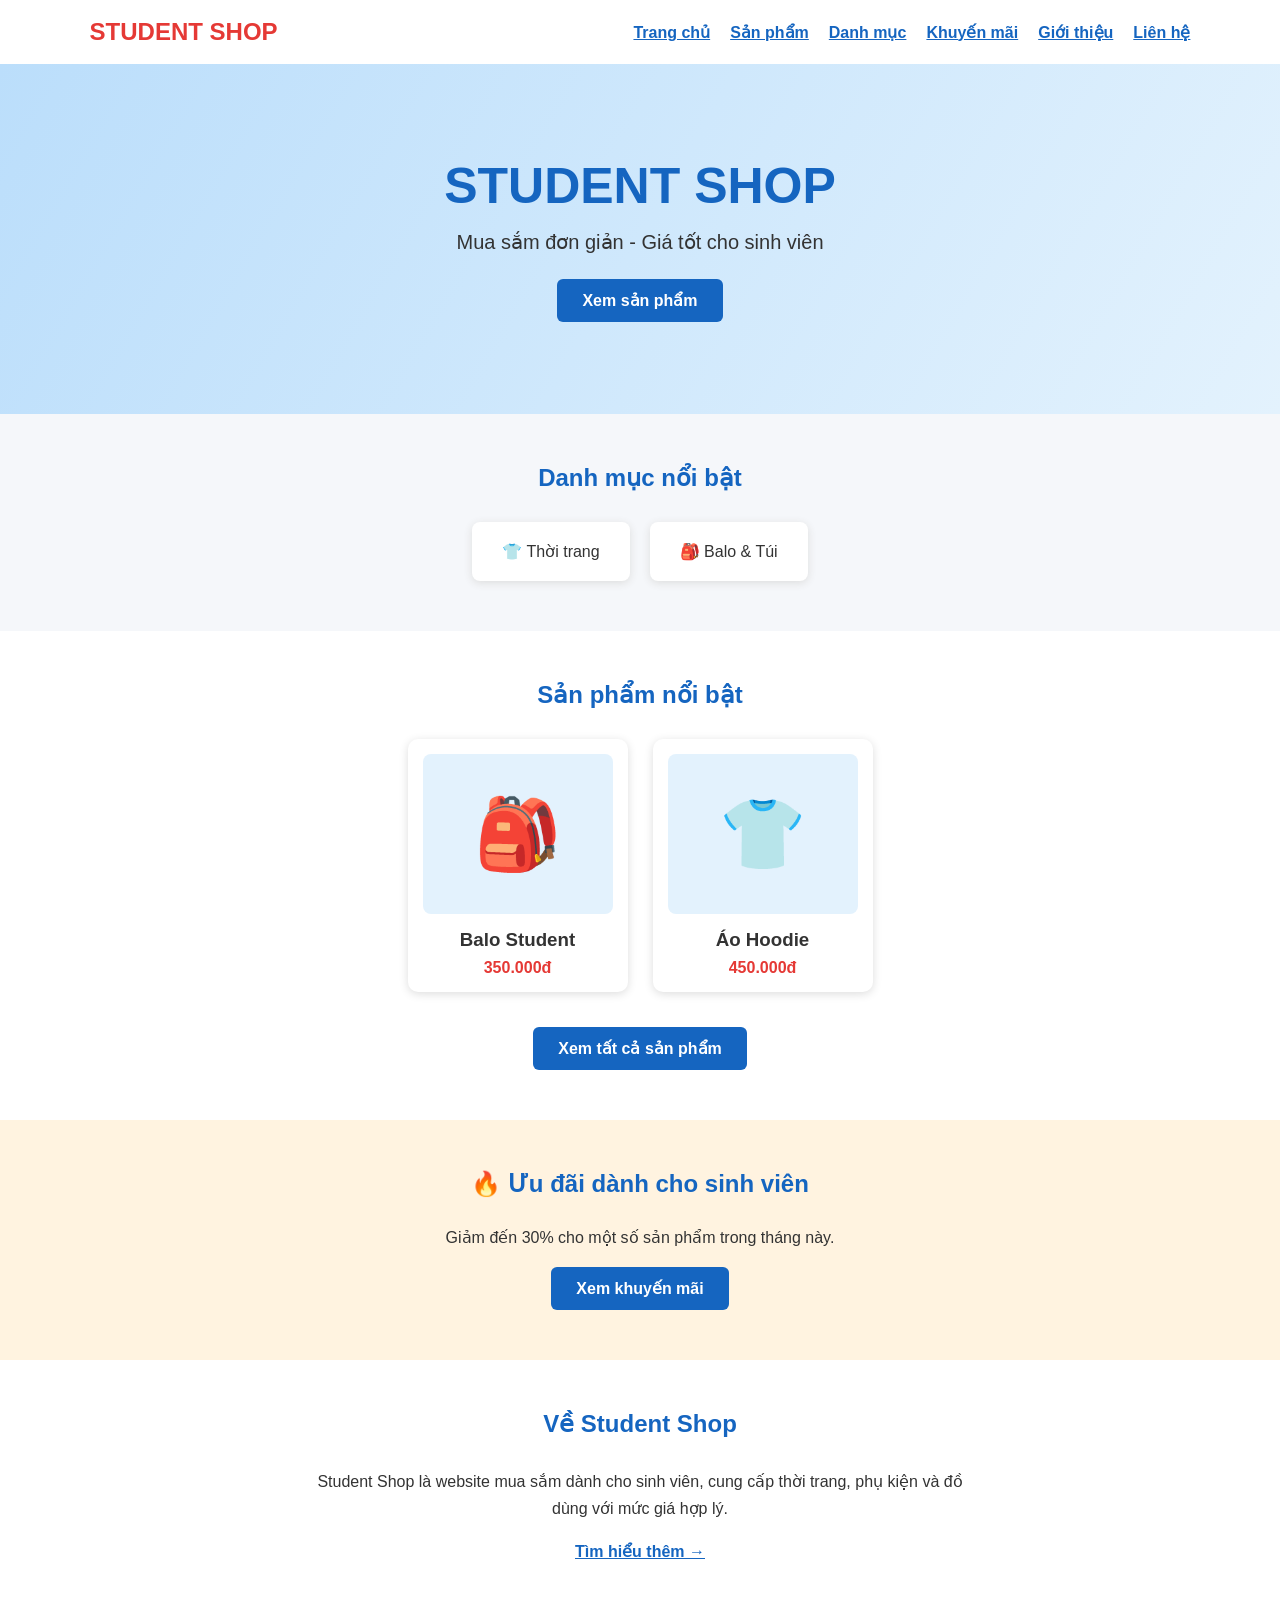
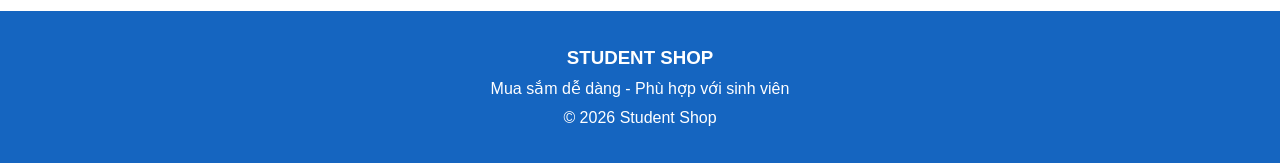
<file: index.html>
<!DOCTYPE html>
<html lang="vi">
<head>
    <meta charset="UTF-8">
    <meta name="viewport" content="width=device-width, initial-scale=1.0">
    <title>Student Shop</title>
    <link rel="stylesheet" href="style.css">
</head>

<body>

    <header>
        <div class="logo">STUDENT SHOP</div>

        <nav>
            <a href="index.html">Trang chủ</a>
            <a href="sanpham.html">Sản phẩm</a>
            <a href="danhmuc.html">Danh mục</a>
            <a href="sale.html">Khuyến mãi</a>
            <a href="gioithieu.html">Giới thiệu</a>
            <a href="contact.html">Liên hệ</a>
        </nav>
    </header>


    <!-- Banner -->
    <section class="banner">
        <div class="banner-content">
            <h1>STUDENT SHOP</h1>
            <p>Mua sắm đơn giản - Giá tốt cho sinh viên</p>

            <a href="products.html" class="button">
                Xem sản phẩm
            </a>
        </div>
    </section>


    <!-- Danh mục -->
    <section class="categories">
        <h2>Danh mục nổi bật</h2>

        <div class="category-list">
            <a href="danhmuc.html">👕 Thời trang</a>
            <a href="danhmuc.html">🎒 Balo & Túi</a>
        </div>
    </section>


    <!-- Sản phẩm -->
    <section class="products">
        <h2>Sản phẩm nổi bật</h2>

        <div class="product-list">

            <a href="sanpham.html" class="product">
                <div class="product-image">🎒</div>
                <h3>Balo Student</h3>
                <p>350.000đ</p>
            </a>

            <a href="sanpham.html" class="product">
                <div class="product-image">👕</div>
                <h3>Áo Hoodie</h3>
                <p>450.000đ</p>
            </a>

        </div>

        <a href="sanpham.html" class="button">
            Xem tất cả sản phẩm
        </a>
    </section>


    <!-- Khuyến mãi -->
    <section class="promotion">
        <h2>🔥 Ưu đãi dành cho sinh viên</h2>
        <p>Giảm đến 30% cho một số sản phẩm trong tháng này.</p>

        <a href="sale.html" class="button">
            Xem khuyến mãi
        </a>
    </section>


    <!-- Giới thiệu ngắn -->
    <section class="about">
        <h2>Về Student Shop</h2>

        <p>
            Student Shop là website mua sắm dành cho sinh viên,
            cung cấp thời trang, phụ kiện và đồ dùng với mức giá hợp lý.
        </p>

        <a href="timhieuthem.html">Tìm hiểu thêm →</a>
    </section>


    <!-- Footer -->
    <footer>
        <h3>STUDENT SHOP</h3>
        <p>Mua sắm dễ dàng - Phù hợp với sinh viên</p>
        <p>© 2026 Student Shop</p>
    </footer>

</body>
</html>
</file>
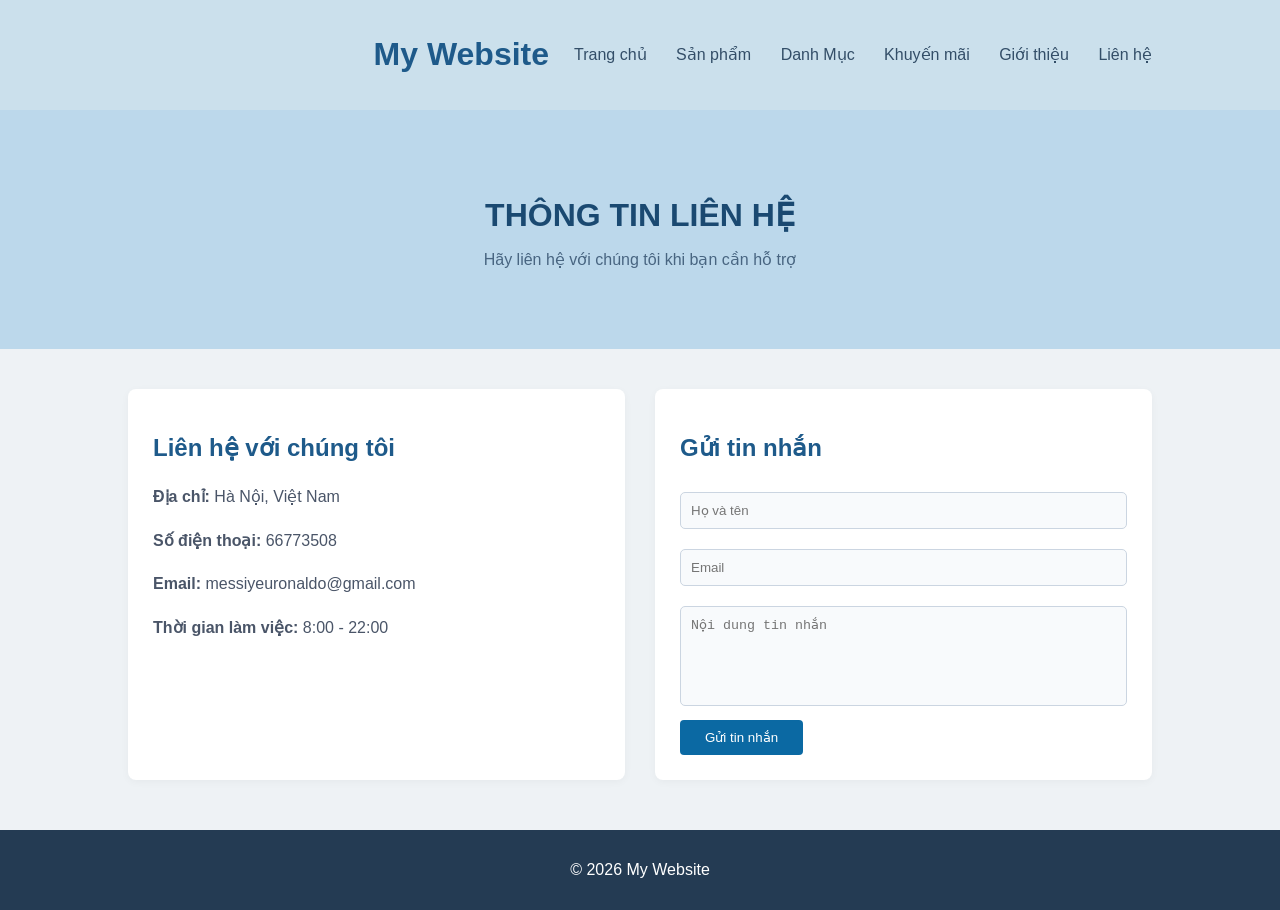
<file: contact.html>
<!DOCTYPE html>
<html lang="vi">

<head>
    <meta charset="UTF-8">
    <title>Thông tin liên hệ</title>

    <!-- Kết nối với file CSS -->
    <link rel="stylesheet" href="contact.css">
</head>

<body>

    <!-- MENU -->
    <div class="header">

        <h1>My Website</h1>

        <div class="menu">
            <a href="index.html">Trang chủ</a>
            <a href="sanpham.html">Sản phẩm</a>
            <a href="danhmuc.html">Danh Mục</a>
            <a href="sale.html">Khuyến mãi</a>
            <a href="gioithieu.html">Giới thiệu</a>
            <a href="contact.html">Liên hệ</a>

        </div>

    </div>


    <!-- TIÊU ĐỀ -->
    <div class="title">

        <h2>THÔNG TIN LIÊN HỆ</h2>

        <p>Hãy liên hệ với chúng tôi khi bạn cần hỗ trợ</p>

    </div>


    <!-- NỘI DUNG -->
    <div class="container">


        <!-- THÔNG TIN -->
        <div class="information">

            <h2>Liên hệ với chúng tôi</h2>

            <p>
                <b>Địa chỉ:</b>
                Hà Nội, Việt Nam
            </p>

            <p>
                <b>Số điện thoại:</b>
                66773508
            </p>

            <p>
                <b>Email:</b>
                messiyeuronaldo@gmail.com
            </p>

            <p>
                <b>Thời gian làm việc:</b>
                8:00 - 22:00
            </p>

        </div>


        <!-- FORM -->
        <div class="form">

            <h2>Gửi tin nhắn</h2>

            <input
                type="text"
                placeholder="Họ và tên"
            >

            <input
                type="email"
                placeholder="Email"
            >

            <textarea
                placeholder="Nội dung tin nhắn"
            ></textarea>

            <button>Gửi tin nhắn</button>

        </div>

    </div>


    <!-- FOOTER -->
    <div class="footer">

        <p>© 2026 My Website</p>

    </div>

</body>

</html>
</file>
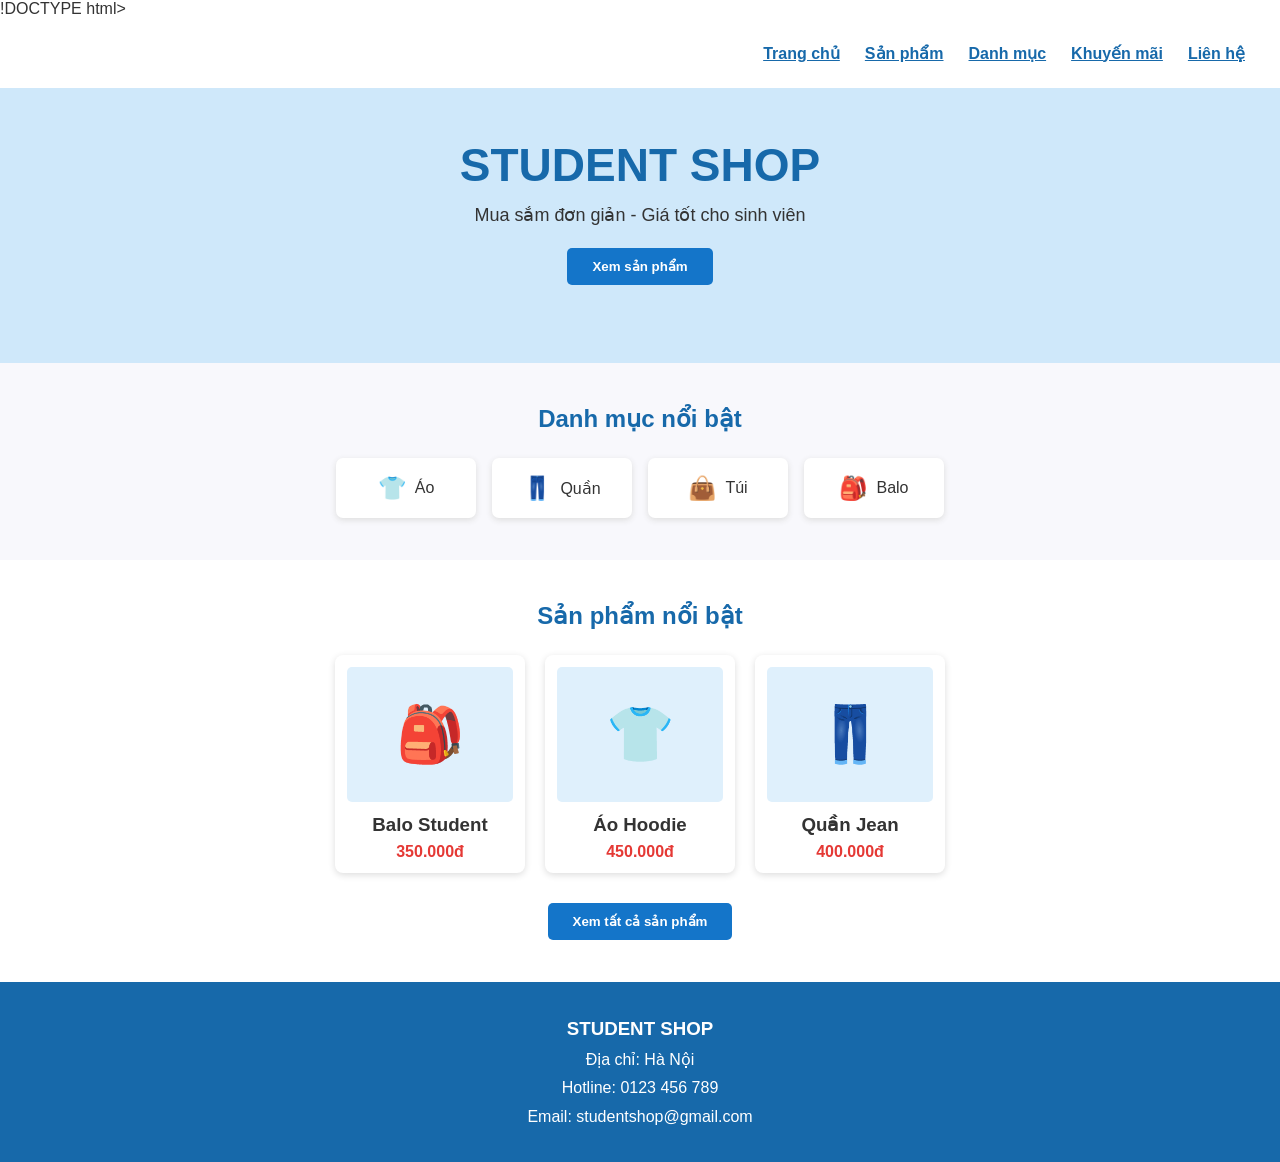
<file: danhmuc.html>
!DOCTYPE html>
<html lang="vi">

<head>
    <meta charset="UTF-8">
    <meta name="viewport" content="width=device-width, initial-scale=1.0">
    <title>Student Shop</title>
    <link rel="stylesheet" href="maudanhmuc.css">
</head>

<body>

    <nav class="menu">
        <a href="index.html">Trang chủ</a>
        <a href="sanpham.html">Sản phẩm</a>
        <a href="danhmuc.html">Danh mục</a>
        <a href="sale.html">Khuyến mãi</a>
        <a href="contact.html">Liên hệ</a>
    </nav>

    <header>
        <h1>STUDENT SHOP</h1>
        <p>Mua sắm đơn giản - Giá tốt cho sinh viên</p>
        <button>Xem sản phẩm</button>
    </header>

    <section class="category" id="category">

        <h2>Danh mục nổi bật</h2>

        <div class="category-list">

            <div class="category-item">
                <div class="icon">👕</div>
                <p>Áo</p>
            </div>

            <div class="category-item">
                <div class="icon">👖</div>
                <p>Quần</p>
            </div>

            <div class="category-item">
                <div class="icon">👜</div>
                <p>Túi</p>
            </div>

            <div class="category-item">
                <div class="icon">🎒</div>
                <p>Balo</p>
            </div>

        </div>

    </section>

    <section class="products" id="products">

        <h2>Sản phẩm nổi bật</h2>

        <div class="product-list">

            <div class="product">
                <div class="product-img">🎒</div>
                <h3>Balo Student</h3>
                <p class="price">350.000đ</p>
            </div>

            <div class="product">
                <div class="product-img">👕</div>
                <h3>Áo Hoodie</h3>
                <p class="price">450.000đ</p>
            </div>

            <div class="product">
                <div class="product-img">👖</div>
                <h3>Quần Jean</h3>
                <p class="price">400.000đ</p>
            </div>

        </div>

        <button class="all-product">Xem tất cả sản phẩm</button>

    </section>

    <footer id="contact">

        <h3>STUDENT SHOP</h3>

        <p>Địa chỉ: Hà Nội</p>
        <p>Hotline: 0123 456 789</p>
        <p>Email: studentshop@gmail.com</p>

    </footer>

</body>

</html>
</file>
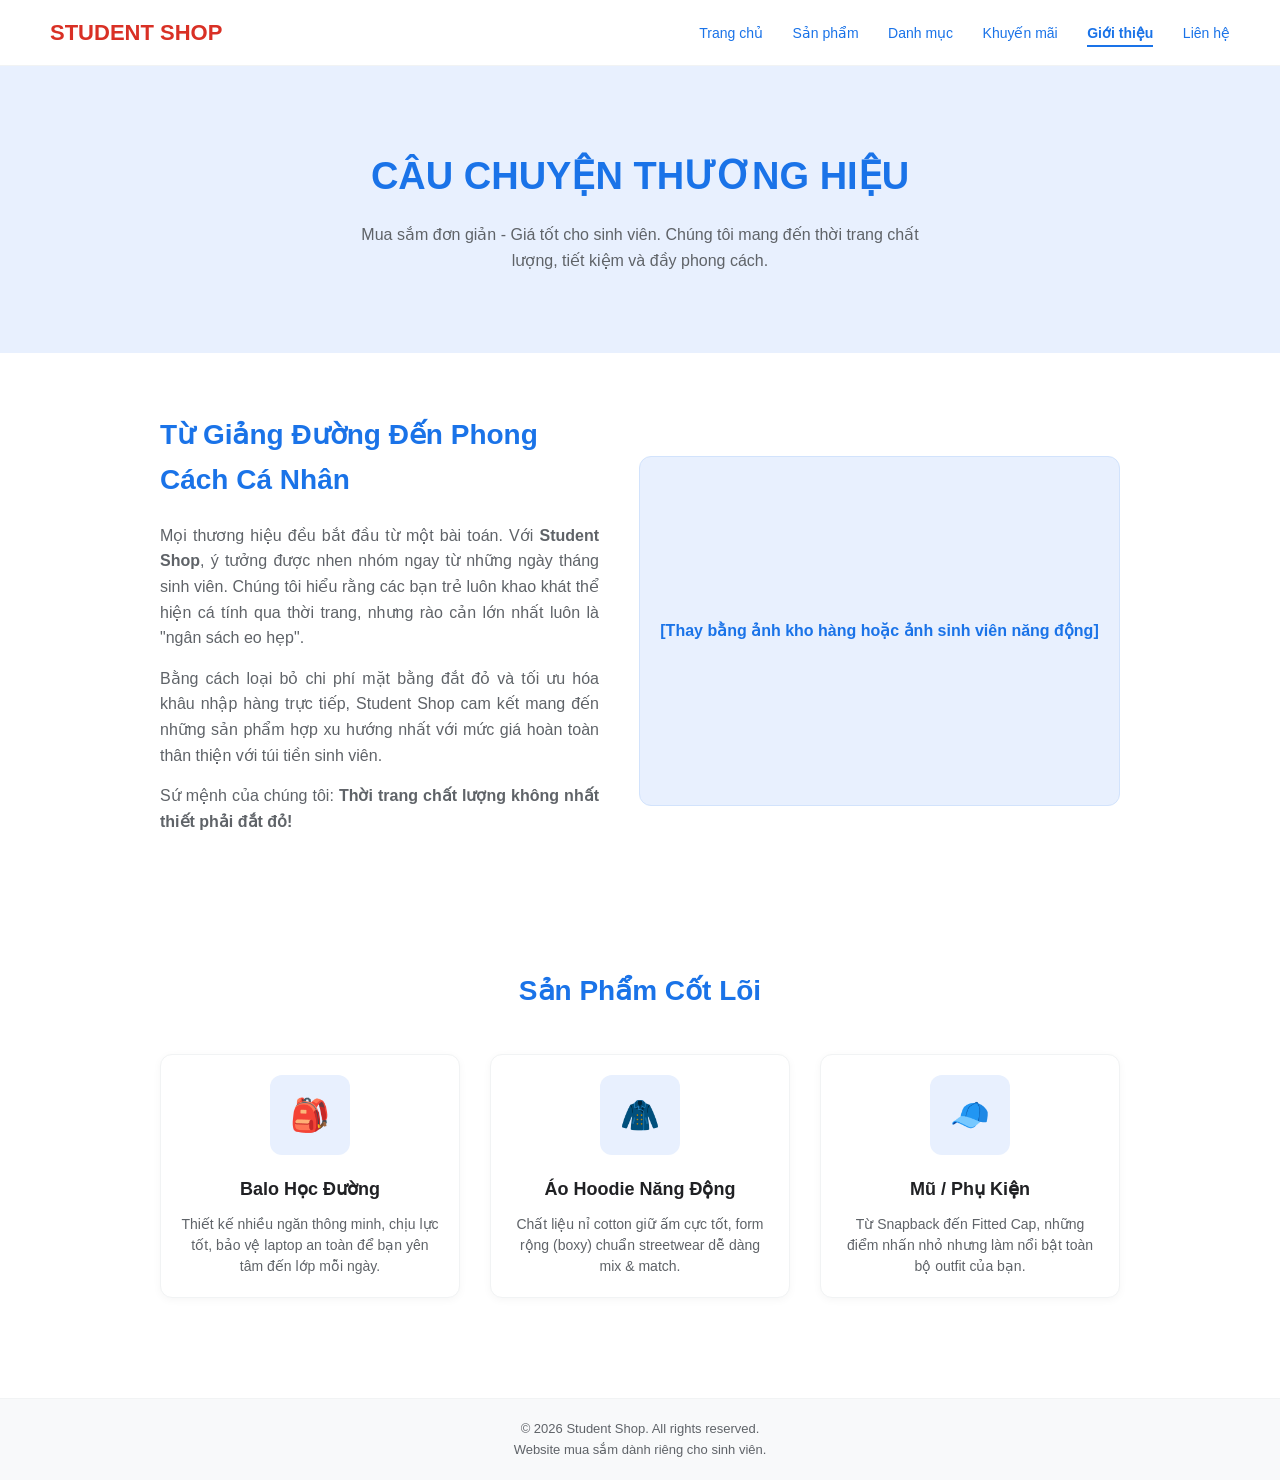
<file: gioithieu.html>
<!DOCTYPE html>
<html lang="vi">
<head>
    <meta charset="UTF-8">
    <meta name="viewport" content="width=device-width, initial-scale=1.0">
    <title>Giới thiệu | Student Shop</title>
    <style>
        /* CSS Khởi tạo và Biến màu (Dựa theo trang chủ của bạn) */
        :root {
            --primary-red: #d93025;     /* Màu đỏ logo */
            --primary-blue: #1a73e8;    /* Màu xanh dương link & tiêu đề */
            --light-blue: #e8f0fe;      /* Màu xanh nhạt background */
            --text-dark: #202124;       /* Màu chữ chính */
            --text-gray: #5f6368;       /* Màu chữ phụ */
            --bg-white: #ffffff;
        }

        * { box-sizing: border-box; margin: 0; padding: 0; }
        body { font-family: Arial, Helvetica, sans-serif; color: var(--text-dark); line-height: 1.6; background-color: var(--bg-white); }
        
        /* ĐIỀU HƯỚNG (HEADER) - Giống hệt trang chủ */
        header { 
            background: var(--bg-white); 
            padding: 15px 50px; 
            display: flex; 
            justify-content: space-between; 
            align-items: center; 
            border-bottom: 1px solid #f1f3f4;
            position: sticky; top: 0; z-index: 100;
        }
        .logo { color: var(--primary-red); font-weight: bold; font-size: 22px; text-transform: uppercase; }
        nav a { 
            color: var(--primary-blue); 
            text-decoration: none; 
            margin-left: 25px; 
            font-size: 14px; 
            font-weight: 500;
            transition: all 0.2s;
        }
        nav a:hover { text-decoration: underline; }
        .active-link { font-weight: bold; border-bottom: 2px solid var(--primary-blue); padding-bottom: 4px; }

        /* KHỐI HERO (BANNER GIỚI THIỆU) */
        .hero { 
            background-color: var(--light-blue); 
            text-align: center; 
            padding: 80px 20px; 
        }
        .hero h1 { 
            color: var(--primary-blue); 
            font-size: 38px; 
            margin-bottom: 15px; 
        }
        .hero p { 
            font-size: 16px; 
            color: var(--text-gray); 
            max-width: 600px; 
            margin: 0 auto; 
        }

        /* NỘI DUNG CÂU CHUYỆN THƯƠNG HIỆU */
        .story-section { 
            display: flex; 
            flex-wrap: wrap; 
            max-width: 1000px; 
            margin: 60px auto; 
            padding: 0 20px; 
            gap: 40px; 
            align-items: center; 
        }
        .story-content { flex: 1; min-width: 300px; }
        .story-content h2 { 
            color: var(--primary-blue); 
            font-size: 28px; 
            margin-bottom: 20px; 
        }
        .story-content p { 
            margin-bottom: 15px; 
            text-align: justify; 
            color: var(--text-gray); 
        }
        
        /* Khối ảnh minh họa có nền xanh nhạt giống ảnh sản phẩm trang chủ */
        .story-image-box { 
            flex: 1; 
            min-width: 300px; 
            background-color: var(--light-blue); 
            border-radius: 12px; 
            min-height: 350px; 
            display: flex; 
            align-items: center; 
            justify-content: center; 
            text-align: center;
            padding: 20px;
            color: var(--primary-blue); 
            font-weight: bold;
            border: 1px solid #d2e3fc;
        }

        /* SẢN PHẨM CỐT LÕI */
        .core-values { 
            text-align: center; 
            padding: 60px 20px; 
            max-width: 1000px;
            margin: 0 auto;
        }
        .core-values h2 { 
            color: var(--primary-blue); 
            font-size: 28px; 
            margin-bottom: 40px; 
        }
        
        .value-grid { 
            display: flex; 
            flex-wrap: wrap; 
            justify-content: center; 
            gap: 30px; 
        }
        .value-card { 
            background: var(--bg-white); 
            border: 1px solid #f1f3f4; 
            border-radius: 12px; 
            flex: 1; 
            min-width: 250px; 
            padding: 20px;
            box-shadow: 0 2px 8px rgba(0,0,0,0.04);
            transition: transform 0.2s, box-shadow 0.2s;
        }
        .value-card:hover { 
            transform: translateY(-5px); 
            box-shadow: 0 8px 16px rgba(26, 115, 232, 0.1); 
        }
        
        /* Ô icon nền xanh giống thẻ Sản phẩm nổi bật ở trang chủ */
        .icon-box {
            background-color: var(--light-blue);
            width: 80px;
            height: 80px;
            margin: 0 auto 20px auto;
            border-radius: 12px;
            display: flex;
            align-items: center;
            justify-content: center;
            font-size: 32px;
        }

        .value-card h3 { color: var(--text-dark); margin-bottom: 10px; font-size: 18px; }
        .value-card p { font-size: 14px; color: var(--text-gray); line-height: 1.5; }

        /* FOOTER */
        footer { 
            background: #f8f9fa; 
            color: var(--text-gray); 
            text-align: center; 
            padding: 20px; 
            margin-top: 40px; 
            font-size: 13px; 
            border-top: 1px solid #f1f3f4;
        }
    </style>
</head>
<body>

    <!-- Header đồng bộ màu sắc với trang chủ -->
    <header>
        <div class="logo">STUDENT SHOP</div>
        <nav>
            <a href="index.html">Trang chủ</a>
            <a href="#">Sản phẩm</a>
            <a href="#">Danh mục</a>
            <a href="#">Khuyến mãi</a>
            <a href="gioi-thieu.html" class="active-link">Giới thiệu</a>
            <a href="#">Liên hệ</a>
        </nav>
    </header>

    <!-- Banner chính có nền xanh nhạt giống trang chủ -->
    <section class="hero">
        <h1>CÂU CHUYỆN THƯƠNG HIỆU</h1>
        <p>Mua sắm đơn giản - Giá tốt cho sinh viên. Chúng tôi mang đến thời trang chất lượng, tiết kiệm và đầy phong cách.</p>
    </section>

    <!-- Phần nội dung chính -->
    <section class="story-section">
        <div class="story-content">
            <h2>Từ Giảng Đường Đến Phong Cách Cá Nhân</h2>
            <p>Mọi thương hiệu đều bắt đầu từ một bài toán. Với <strong>Student Shop</strong>, ý tưởng được nhen nhóm ngay từ những ngày tháng sinh viên. Chúng tôi hiểu rằng các bạn trẻ luôn khao khát thể hiện cá tính qua thời trang, nhưng rào cản lớn nhất luôn là "ngân sách eo hẹp".</p>
            <p>Bằng cách loại bỏ chi phí mặt bằng đắt đỏ và tối ưu hóa khâu nhập hàng trực tiếp, Student Shop cam kết mang đến những sản phẩm hợp xu hướng nhất với mức giá hoàn toàn thân thiện với túi tiền sinh viên.</p>
            <p>Sứ mệnh của chúng tôi: <strong>Thời trang chất lượng không nhất thiết phải đắt đỏ!</strong></p>
        </div>
        <div class="story-image-box">
            [Thay bằng ảnh kho hàng hoặc ảnh sinh viên năng động]
        </div>
    </section>

    <!-- Khối thẻ giá trị cốt lõi thiết kế giống khối Sản phẩm trang chủ -->
    <section class="core-values">
        <h2>Sản Phẩm Cốt Lõi</h2>
        <div class="value-grid">
            <div class="value-card">
                <div class="icon-box">🎒</div>
                <h3>Balo Học Đường</h3>
                <p>Thiết kế nhiều ngăn thông minh, chịu lực tốt, bảo vệ laptop an toàn để bạn yên tâm đến lớp mỗi ngày.</p>
            </div>
            <div class="value-card">
                <div class="icon-box">🧥</div>
                <h3>Áo Hoodie Năng Động</h3>
                <p>Chất liệu nỉ cotton giữ ấm cực tốt, form rộng (boxy) chuẩn streetwear dễ dàng mix & match.</p>
            </div>
            <div class="value-card">
                <div class="icon-box">🧢</div>
                <h3>Mũ / Phụ Kiện</h3>
                <p>Từ Snapback đến Fitted Cap, những điểm nhấn nhỏ nhưng làm nổi bật toàn bộ outfit của bạn.</p>
            </div>
        </div>
    </section>

    <footer>
        &copy; 2026 Student Shop. All rights reserved. <br>
        Website mua sắm dành riêng cho sinh viên.
    </footer>

</body>
</html>
</file>
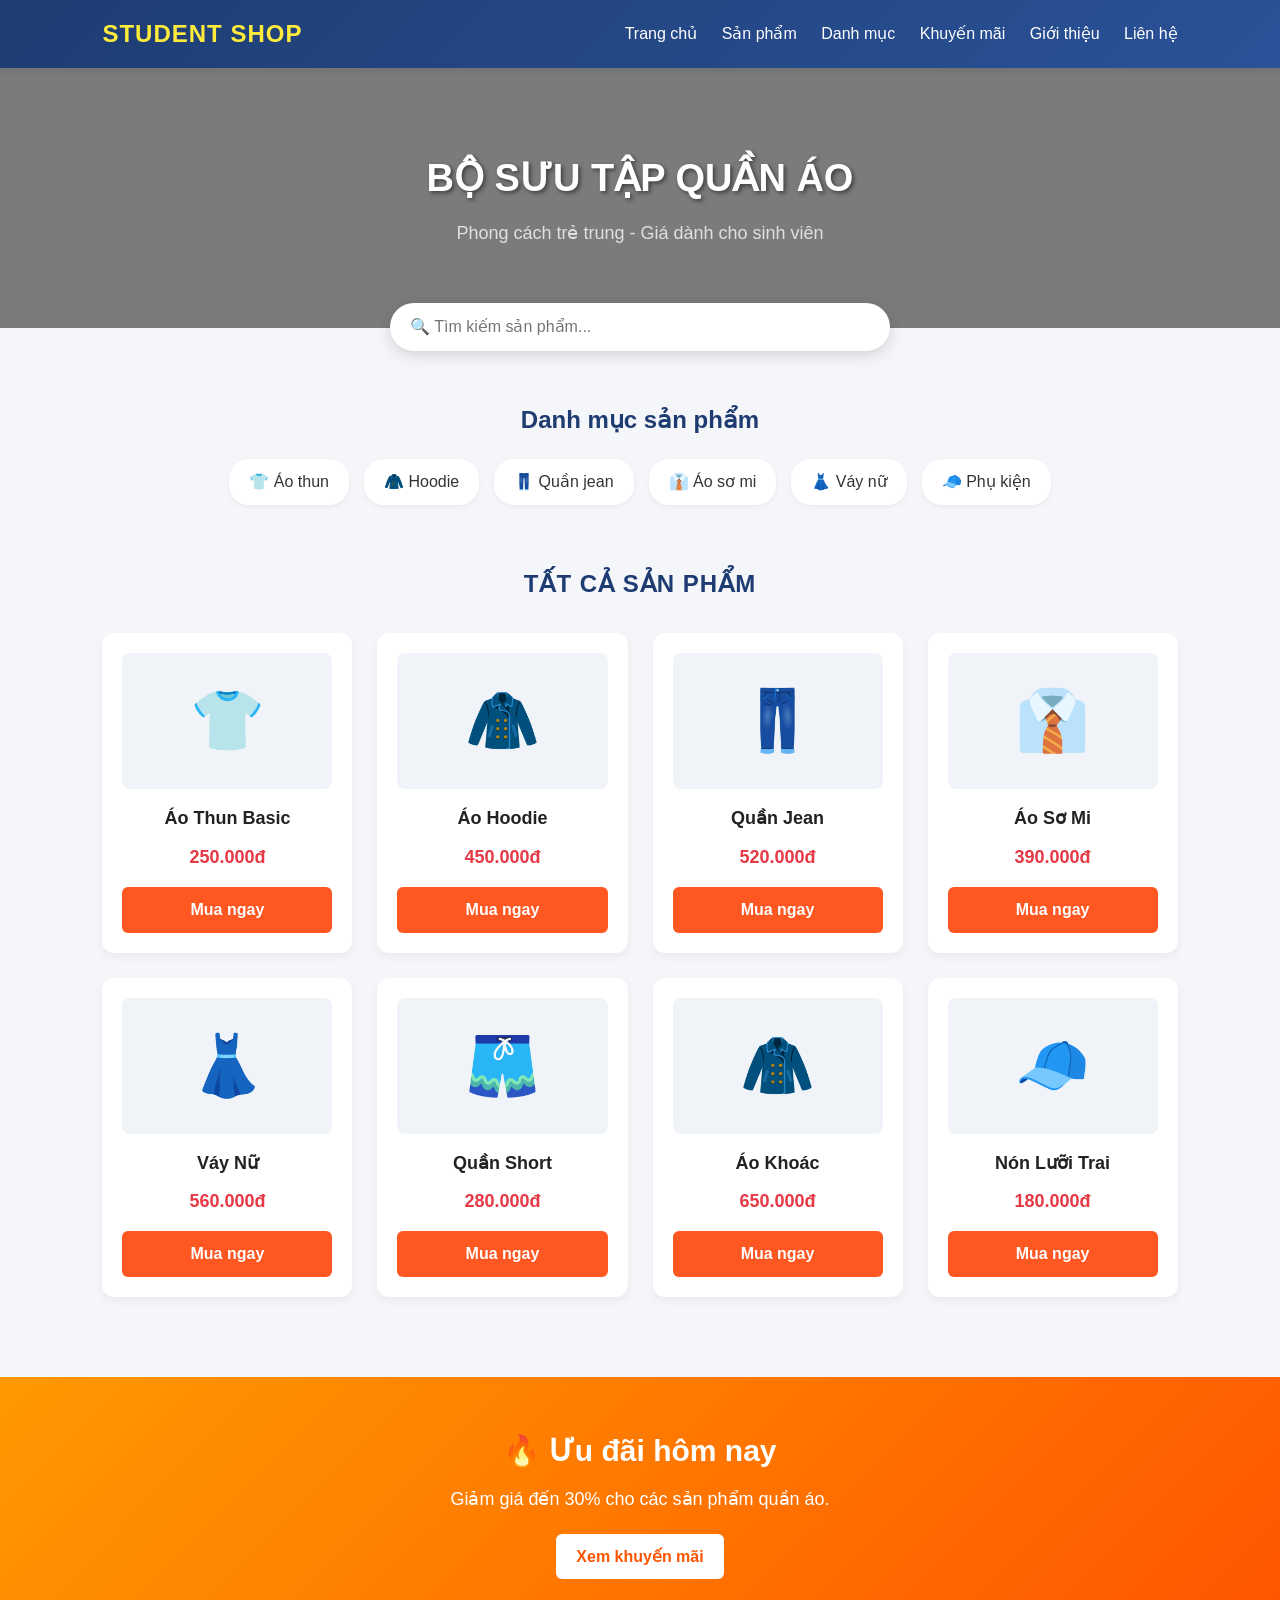
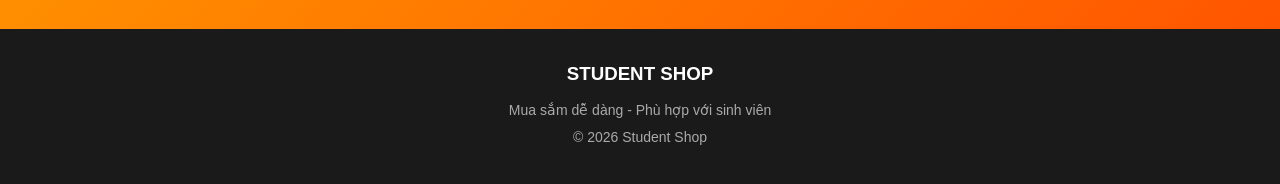
<file: sanpham.html>
<!DOCTYPE html>
<html lang="vi">
<head>
    <meta charset="UTF-8">
    <meta name="viewport" content="width=device-width, initial-scale=1.0">
    <title>Sản phẩm | Student Shop</title>
    <style>
        /* --- RESET & BASIC STYLES --- */
        * {
            margin: 0;
            padding: 0;
            box-sizing: border-box;
            font-family: 'Segoe UI', Tahoma, Geneva, Verdana, sans-serif;
        }

        body {
            background-color: #f4f6f9;
            color: #333;
            line-height: 1.6;
        }

        /* --- HEADER --- */
        header {
            background: linear-gradient(135deg, #1e3c72, #2a5298);
            color: white;
            display: flex;
            justify-content: space-between;
            align-items: center;
            padding: 15px 8%;
            box-shadow: 0 2px 10px rgba(0,0,0,0.1);
            position: sticky;
            top: 0;
            z-index: 1000;
        }

        header .logo {
            font-size: 24px;
            font-weight: bold;
            letter-spacing: 1px;
            color: #ffeb3b;
        }

        header nav a {
            color: white;
            text-decoration: none;
            margin-left: 20px;
            font-weight: 500;
            transition: color 0.3s;
        }

        header nav a:hover {
            color: #ffeb3b;
        }

        /* --- BANNER --- */
        .banner {
            background: linear-gradient(rgba(0, 0, 0, 0.5), rgba(0, 0, 0, 0.5)), 
                        url('https://images.unsplash.com/photo-1441986300917-64674bd600d8?auto=format&fit=crop&w=1200&q=80') center/cover;
            color: white;
            text-align: center;
            padding: 80px 20px;
        }

        .banner h1 {
            font-size: 38px;
            margin-bottom: 10px;
            text-shadow: 2px 2px 4px rgba(0,0,0,0.5);
        }

        .banner p {
            font-size: 18px;
            color: #e0e0e0;
        }

        /* --- SEARCH BOX --- */
        .search-box {
            display: flex;
            justify-content: center;
            margin: -25px auto 30px;
            padding: 0 20px;
        }

        .search-box input {
            width: 100%;
            max-width: 500px;
            padding: 15px 20px;
            border: none;
            border-radius: 30px;
            box-shadow: 0 4px 15px rgba(0,0,0,0.15);
            font-size: 16px;
            outline: none;
            transition: box-shadow 0.3s;
        }

        .search-box input:focus {
            box-shadow: 0 4px 20px rgba(42, 82, 152, 0.3);
        }

        /* --- CATEGORIES --- */
        .categories {
            text-align: center;
            padding: 20px 8%;
        }

        .categories h2 {
            margin-bottom: 20px;
            color: #1e3c72;
        }

        .category-list {
            display: flex;
            justify-content: center;
            gap: 15px;
            flex-wrap: wrap;
        }

        .category-list a {
            background-color: white;
            color: #333;
            text-decoration: none;
            padding: 10px 20px;
            border-radius: 20px;
            font-weight: 500;
            box-shadow: 0 2px 5px rgba(0,0,0,0.05);
            transition: all 0.3s ease;
        }

        .category-list a:hover {
            background-color: #2a5298;
            color: white;
            transform: translateY(-2px);
        }

        /* --- PRODUCTS --- */
        .products {
            padding: 40px 8%;
        }

        .products h2 {
            text-align: center;
            margin-bottom: 30px;
            color: #1e3c72;
            text-transform: uppercase;
            letter-spacing: 1px;
        }

        .product-list {
            display: grid;
            grid-template-columns: repeat(auto-fit, minmax(220px, 1fr));
            gap: 25px;
        }

        .product {
            background: white;
            border-radius: 12px;
            padding: 20px;
            text-align: center;
            box-shadow: 0 4px 10px rgba(0,0,0,0.05);
            transition: transform 0.3s, box-shadow 0.3s;
            display: flex;
            flex-direction: column;
            justify-content: space-between;
        }

        .product:hover {
            transform: translateY(-5px);
            box-shadow: 0 8px 20px rgba(0,0,0,0.12);
        }

        .product-image {
            font-size: 60px;
            background-color: #f0f4f8;
            padding: 20px;
            border-radius: 8px;
            margin-bottom: 15px;
        }

        .product h3 {
            font-size: 18px;
            margin-bottom: 10px;
            color: #222;
        }

        .product p {
            color: #e63946;
            font-size: 18px;
            font-weight: bold;
            margin-bottom: 15px;
        }

        /* --- BUTTONS --- */
        .button {
            display: inline-block;
            background-color: #ff5722;
            color: white;
            padding: 10px 20px;
            text-decoration: none;
            border-radius: 6px;
            font-weight: bold;
            transition: background-color 0.3s ease;
        }

        .button:hover {
            background-color: #e64a19;
        }

        /* --- PROMOTION --- */
        .promotion {
            background: linear-gradient(135deg, #ff9900, #ff5500);
            color: white;
            text-align: center;
            padding: 50px 20px;
            margin: 40px 0 0 0;
        }

        .promotion h2 {
            font-size: 30px;
            margin-bottom: 10px;
        }

        .promotion p {
            font-size: 18px;
            margin-bottom: 20px;
        }

        .promotion .button {
            background-color: white;
            color: #ff5500;
        }

        .promotion .button:hover {
            background-color: #f0f0f0;
        }

        /* --- FOOTER --- */
        footer {
            background-color: #1a1a1a;
            color: #aaa;
            text-align: center;
            padding: 30px 20px;
        }

        footer h3 {
            color: white;
            margin-bottom: 10px;
        }

        footer p {
            font-size: 14px;
            margin-bottom: 5px;
        }
    </style>
</head>

<body>

<!-- Header -->
<header>
    <div class="logo">STUDENT SHOP</div>

    <nav>
        <a href="index.html">Trang chủ</a>
        <a href="sanpham.html">Sản phẩm</a>
        <a href="danhmuc.html">Danh mục</a>
        <a href="sale.html">Khuyến mãi</a>
        <a href="gioithieu.html">Giới thiệu</a>
        <a href="contact.html">Liên hệ</a>
    </nav>
</header>

<!-- Banner -->
<section class="banner">
    <div class="banner-content">
        <h1>BỘ SƯU TẬP QUẦN ÁO</h1>
        <p>Phong cách trẻ trung - Giá dành cho sinh viên</p>
    </div>
</section>

<!-- Ô tìm kiếm -->
<section class="search-box">
    <input type="text" placeholder="🔍 Tìm kiếm sản phẩm...">
</section>

<!-- Danh mục -->
<section class="categories">
    <h2>Danh mục sản phẩm</h2>

    <div class="category-list">
        <a href="#">👕 Áo thun</a>
        <a href="#">🧥 Hoodie</a>
        <a href="#">👖 Quần jean</a>
        <a href="#">👔 Áo sơ mi</a>
        <a href="#">👗 Váy nữ</a>
        <a href="#">🧢 Phụ kiện</a>
    </div>
</section>

<!-- Sản phẩm -->
<section class="products">

<h2>TẤT CẢ SẢN PHẨM</h2>

<div class="product-list">

<div class="product">
<div class="product-image">👕</div>
<h3>Áo Thun Basic</h3>
<p>250.000đ</p>
<a href="#" class="button">Mua ngay</a>
</div>

<div class="product">
<div class="product-image">🧥</div>
<h3>Áo Hoodie</h3>
<p>450.000đ</p>
<a href="#" class="button">Mua ngay</a>
</div>

<div class="product">
<div class="product-image">👖</div>
<h3>Quần Jean</h3>
<p>520.000đ</p>
<a href="#" class="button">Mua ngay</a>
</div>

<div class="product">
<div class="product-image">👔</div>
<h3>Áo Sơ Mi</h3>
<p>390.000đ</p>
<a href="#" class="button">Mua ngay</a>
</div>

<div class="product">
<div class="product-image">👗</div>
<h3>Váy Nữ</h3>
<p>560.000đ</p>
<a href="#" class="button">Mua ngay</a>
</div>

<div class="product">
<div class="product-image">🩳</div>
<h3>Quần Short</h3>
<p>280.000đ</p>
<a href="#" class="button">Mua ngay</a>
</div>

<div class="product">
<div class="product-image">🧥</div>
<h3>Áo Khoác</h3>
<p>650.000đ</p>
<a href="#" class="button">Mua ngay</a>
</div>

<div class="product">
<div class="product-image">🧢</div>
<h3>Nón Lưỡi Trai</h3>
<p>180.000đ</p>
<a href="#" class="button">Mua ngay</a>
</div>

</div>

</section>

<!-- Khuyến mãi -->
<section class="promotion">
    <h2>🔥 Ưu đãi hôm nay</h2>
    <p>Giảm giá đến 30% cho các sản phẩm quần áo.</p>

    <a href="sale.html" class="button">
        Xem khuyến mãi
    </a>
</section>

<!-- Footer -->
<footer>

<h3>STUDENT SHOP</h3>

<p>Mua sắm dễ dàng - Phù hợp với sinh viên</p>

<p>© 2026 Student Shop</p>

</footer>

</body>
</html>
</file>
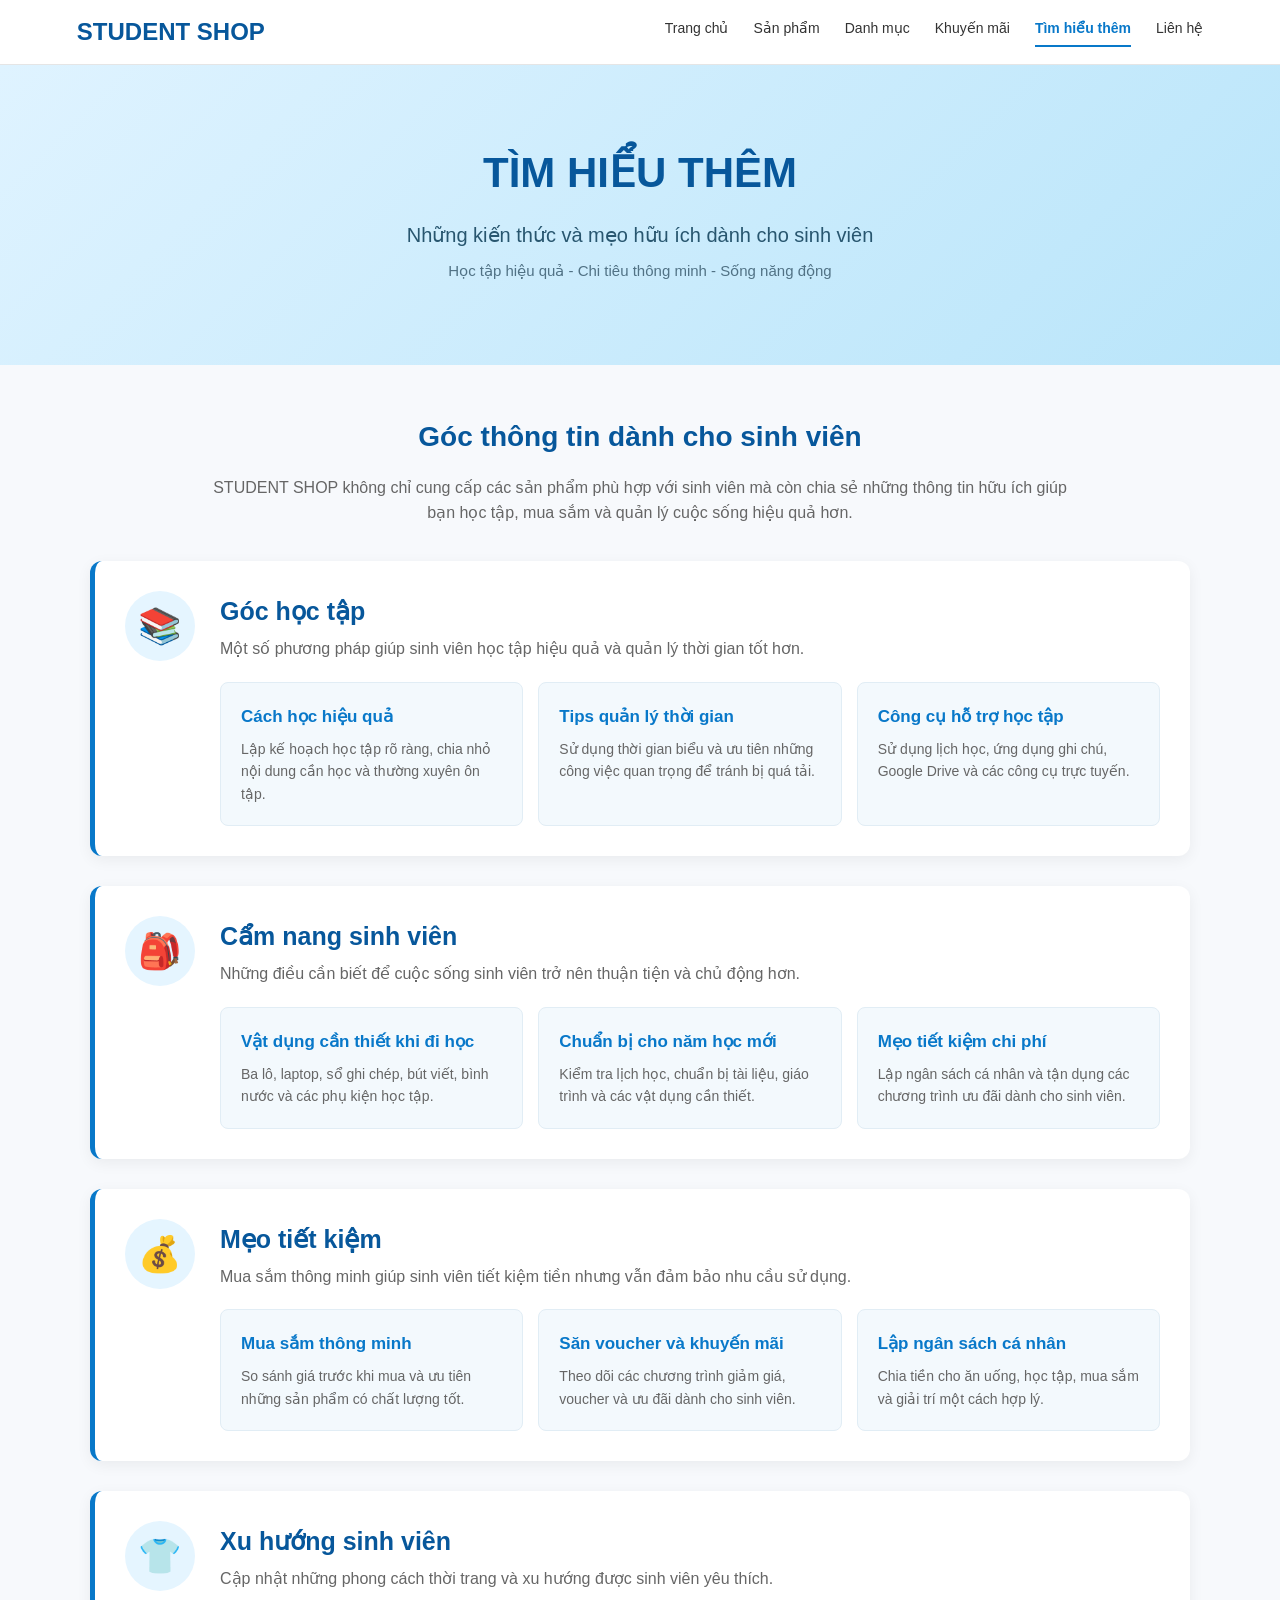
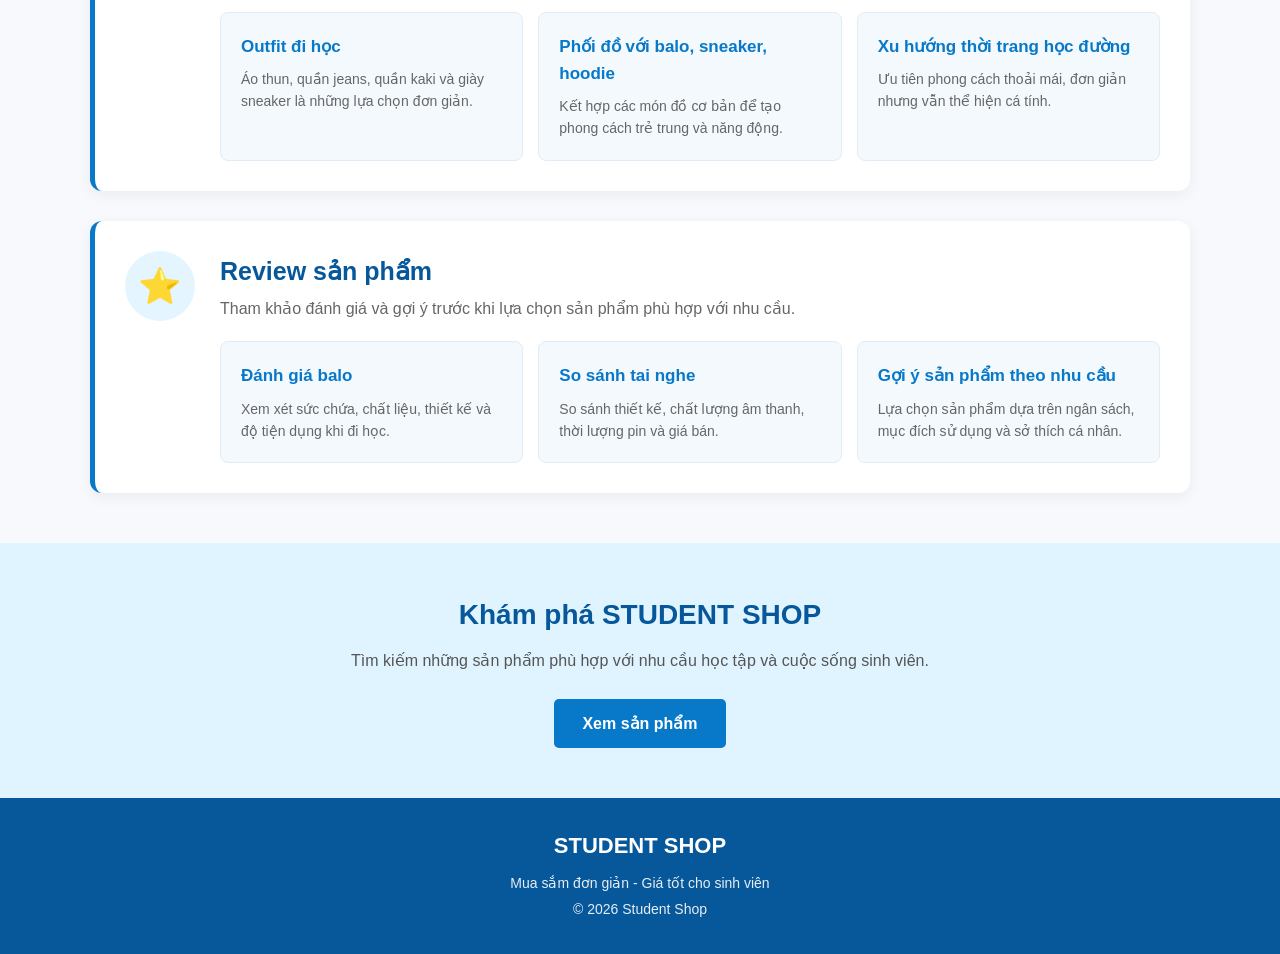
<file: timhieuthem.html>
<!DOCTYPE html>
<html lang="vi">
<head>
    <meta charset="UTF-8">
    <meta name="viewport" content="width=device-width, initial-scale=1.0">

    <title>Tìm hiểu thêm - Student Shop</title>

    <link rel="stylesheet" href="mautimhieuthem.css">
</head>

<body>

    <!-- ================= HEADER ================= -->
    <header class="header">

        <div class="logo">
            STUDENT SHOP
        </div>

        <nav class="navbar">
            <a href="index.html">Trang chủ</a>
            <a href="sanpham.html">Sản phẩm</a>
            <a href="danhmuc.html">Danh mục</a>
            <a href="sale.html">Khuyến mãi</a>
            <a href="timhieuthem.html" class="active">
                Tìm hiểu thêm
            </a>
            <a href="#">Liên hệ</a>
        </nav>

    </header>


    <!-- ================= HERO ================= -->
    <section class="learn-hero">

        <div class="hero-content">

            <h1>TÌM HIỂU THÊM</h1>

            <p>
                Những kiến thức và mẹo hữu ích dành cho sinh viên
            </p>

            <p class="hero-small">
                Học tập hiệu quả - Chi tiêu thông minh - Sống năng động
            </p>

        </div>

    </section>


    <!-- ================= INTRO ================= -->
    <section class="intro">

        <h2>Góc thông tin dành cho sinh viên</h2>

        <p>
            STUDENT SHOP không chỉ cung cấp các sản phẩm phù hợp
            với sinh viên mà còn chia sẻ những thông tin hữu ích
            giúp bạn học tập, mua sắm và quản lý cuộc sống hiệu quả hơn.
        </p>

    </section>


    <!-- ================= CONTENT ================= -->
    <main class="information-container">


        <!-- 1. GÓC HỌC TẬP -->
        <section class="info-section">

            <div class="info-icon">
                📚
            </div>

            <div class="info-content">

                <h2>Góc học tập</h2>

                <p>
                    Một số phương pháp giúp sinh viên học tập
                    hiệu quả và quản lý thời gian tốt hơn.
                </p>

                <div class="info-cards">

                    <div class="info-card">
                        <h3>Cách học hiệu quả</h3>

                        <p>
                            Lập kế hoạch học tập rõ ràng, chia nhỏ
                            nội dung cần học và thường xuyên ôn tập.
                        </p>
                    </div>


                    <div class="info-card">
                        <h3>Tips quản lý thời gian</h3>

                        <p>
                            Sử dụng thời gian biểu và ưu tiên những
                            công việc quan trọng để tránh bị quá tải.
                        </p>
                    </div>


                    <div class="info-card">
                        <h3>Công cụ hỗ trợ học tập</h3>

                        <p>
                            Sử dụng lịch học, ứng dụng ghi chú,
                            Google Drive và các công cụ trực tuyến.
                        </p>
                    </div>

                </div>

            </div>

        </section>



        <!-- 2. CẨM NANG SINH VIÊN -->
        <section class="info-section">

            <div class="info-icon">
                🎒
            </div>

            <div class="info-content">

                <h2>Cẩm nang sinh viên</h2>

                <p>
                    Những điều cần biết để cuộc sống sinh viên
                    trở nên thuận tiện và chủ động hơn.
                </p>

                <div class="info-cards">

                    <div class="info-card">
                        <h3>Vật dụng cần thiết khi đi học</h3>

                        <p>
                            Ba lô, laptop, sổ ghi chép, bút viết,
                            bình nước và các phụ kiện học tập.
                        </p>
                    </div>


                    <div class="info-card">
                        <h3>Chuẩn bị cho năm học mới</h3>

                        <p>
                            Kiểm tra lịch học, chuẩn bị tài liệu,
                            giáo trình và các vật dụng cần thiết.
                        </p>
                    </div>


                    <div class="info-card">
                        <h3>Mẹo tiết kiệm chi phí</h3>

                        <p>
                            Lập ngân sách cá nhân và tận dụng
                            các chương trình ưu đãi dành cho sinh viên.
                        </p>
                    </div>

                </div>

            </div>

        </section>



        <!-- 3. MẸO TIẾT KIỆM -->
        <section class="info-section">

            <div class="info-icon">
                💰
            </div>

            <div class="info-content">

                <h2>Mẹo tiết kiệm</h2>

                <p>
                    Mua sắm thông minh giúp sinh viên tiết kiệm
                    tiền nhưng vẫn đảm bảo nhu cầu sử dụng.
                </p>

                <div class="info-cards">

                    <div class="info-card">
                        <h3>Mua sắm thông minh</h3>

                        <p>
                            So sánh giá trước khi mua và ưu tiên
                            những sản phẩm có chất lượng tốt.
                        </p>
                    </div>


                    <div class="info-card">
                        <h3>Săn voucher và khuyến mãi</h3>

                        <p>
                            Theo dõi các chương trình giảm giá,
                            voucher và ưu đãi dành cho sinh viên.
                        </p>
                    </div>


                    <div class="info-card">
                        <h3>Lập ngân sách cá nhân</h3>

                        <p>
                            Chia tiền cho ăn uống, học tập,
                            mua sắm và giải trí một cách hợp lý.
                        </p>
                    </div>

                </div>

            </div>

        </section>



        <!-- 4. XU HƯỚNG SINH VIÊN -->
        <section class="info-section">

            <div class="info-icon">
                👕
            </div>

            <div class="info-content">

                <h2>Xu hướng sinh viên</h2>

                <p>
                    Cập nhật những phong cách thời trang và
                    xu hướng được sinh viên yêu thích.
                </p>

                <div class="info-cards">

                    <div class="info-card">
                        <h3>Outfit đi học</h3>

                        <p>
                            Áo thun, quần jeans, quần kaki và
                            giày sneaker là những lựa chọn đơn giản.
                        </p>
                    </div>


                    <div class="info-card">
                        <h3>Phối đồ với balo, sneaker, hoodie</h3>

                        <p>
                            Kết hợp các món đồ cơ bản để tạo
                            phong cách trẻ trung và năng động.
                        </p>
                    </div>


                    <div class="info-card">
                        <h3>Xu hướng thời trang học đường</h3>

                        <p>
                            Ưu tiên phong cách thoải mái, đơn giản
                            nhưng vẫn thể hiện cá tính.
                        </p>
                    </div>

                </div>

            </div>

        </section>



        <!-- 5. REVIEW SẢN PHẨM -->
        <section class="info-section">

            <div class="info-icon">
                ⭐
            </div>

            <div class="info-content">

                <h2>Review sản phẩm</h2>

                <p>
                    Tham khảo đánh giá và gợi ý trước khi lựa chọn
                    sản phẩm phù hợp với nhu cầu.
                </p>

                <div class="info-cards">

                    <div class="info-card">
                        <h3>Đánh giá balo</h3>

                        <p>
                            Xem xét sức chứa, chất liệu, thiết kế
                            và độ tiện dụng khi đi học.
                        </p>
                    </div>


                    <div class="info-card">
                        <h3>So sánh tai nghe</h3>

                        <p>
                            So sánh thiết kế, chất lượng âm thanh,
                            thời lượng pin và giá bán.
                        </p>
                    </div>


                    <div class="info-card">
                        <h3>Gợi ý sản phẩm theo nhu cầu</h3>

                        <p>
                            Lựa chọn sản phẩm dựa trên ngân sách,
                            mục đích sử dụng và sở thích cá nhân.
                        </p>
                    </div>

                </div>

            </div>

        </section>


    </main>



    <!-- ================= CTA ================= -->
    <section class="learn-more">

        <h2>Khám phá STUDENT SHOP</h2>

        <p>
            Tìm kiếm những sản phẩm phù hợp với nhu cầu học tập
            và cuộc sống sinh viên.
        </p>

        <a href="index.html" class="shop-button">
            Xem sản phẩm
        </a>

    </section>



    <!-- ================= FOOTER ================= -->
    <footer>

        <h3>STUDENT SHOP</h3>

        <p>
            Mua sắm đơn giản - Giá tốt cho sinh viên
        </p>

        <p>
            © 2026 Student Shop
        </p>

    </footer>


</body>
</html>
</file>
<file: style.css>
* {
    margin: 0;
    padding: 0;
    box-sizing: border-box;
}

body {
    font-family: Arial, sans-serif;
    background: #f5f7fa;
    color: #333;
}

/* Header */
header {
    background: white;
    display: flex;
    justify-content: space-between;
    align-items: center;
    padding: 18px 7%;
    box-shadow: 0 2px 8px #ddd;
}

.logo {
    color: #e53935;
    font-size: 24px;
    font-weight: bold;
}

nav {
    display: flex;
    gap: 20px;
}

nav a {
    color: #1565c0;
    text-decoration: underline;
    font-weight: bold;
}

nav a:hover {
    color: #e53935;
}


/* Banner */
.banner {
    height: 350px;
    display: flex;
    justify-content: center;
    align-items: center;
    text-align: center;
    background: linear-gradient(120deg, #bbdefb, #e3f2fd);
}

.banner h1 {
    font-size: 50px;
    color: #1565c0;
    margin-bottom: 15px;
}

.banner p {
    font-size: 20px;
    margin-bottom: 25px;
}


/* Button */
.button {
    display: inline-block;
    background: #1565c0;
    color: white;
    padding: 12px 25px;
    border-radius: 6px;
    text-decoration: none;
    font-weight: bold;
}

.button:hover {
    background: #e53935;
}


/* Section */
section {
    padding: 50px 7%;
    text-align: center;
}

h2 {
    color: #1565c0;
    margin-bottom: 30px;
}


/* Categories */
.category-list {
    display: flex;
    justify-content: center;
    gap: 20px;
    flex-wrap: wrap;
}

.category-list a {
    background: white;
    padding: 20px 30px;
    border-radius: 8px;
    text-decoration: none;
    color: #333;
    box-shadow: 0 2px 8px #ddd;
}

.category-list a:hover {
    background: #e3f2fd;
}


/* Products */
.products {
    background: white;
}

.product-list {
    display: flex;
    justify-content: center;
    gap: 25px;
    flex-wrap: wrap;
    margin-bottom: 35px;
}

.product {
    width: 220px;
    padding: 15px;
    background: white;
    border-radius: 10px;
    text-decoration: none;
    color: #333;
    box-shadow: 0 2px 10px #ddd;
}

.product:hover {
    transform: translateY(-5px);
}

.product-image {
    height: 160px;
    background: #e3f2fd;
    border-radius: 8px;
    display: flex;
    justify-content: center;
    align-items: center;
    font-size: 70px;
}

.product h3 {
    margin: 15px 0 8px;
}

.product p {
    color: #e53935;
    font-weight: bold;
}


/* Promotion */
.promotion {
    background: #fff3e0;
}

.promotion p {
    margin-bottom: 20px;
}


/* About */
.about {
    background: white;
}

.about p {
    max-width: 650px;
    margin: 0 auto 20px;
    line-height: 1.7;
}

.about a {
    color: #1565c0;
    font-weight: bold;
}


/* Footer */
footer {
    background: #1565c0;
    color: white;
    text-align: center;
    padding: 30px;
    line-height: 1.8;
}
</file>
<file: contact.css>
body {
    font-family: Arial, sans-serif;
    margin: 0;
    background-color: #eef2f5; 
    color: #4a5568;
}

.header {
    background-color: #cbe0ec; 
    padding: 15px 10%;
    display: flex;
    justify-content: flex-end; 
    align-items: center;
}

.header h1 {
    color: #1e5a8a;
}

.menu a {
    text-decoration: none;
    color: #334e68;
    margin-left: 25px;
    font-weight: 500;
}

.menu a:hover {
    color: #0b69a3;
}

.title {
    background-color: #bcd8eb; 
    color: #1e425e;
    text-align: center;
    padding: 60px 20px;
}

.title h2 {
    font-size: 32px;
    margin-bottom: 10px;
    color: #1a4971;
}

.title p {
    color: #486581;
    margin-bottom: 20px;
}


.container {
    width: 80%;
    margin: 40px auto;
    display: flex;
    gap: 30px;
}

.information, .form {
    background-color: #ffffff;
    padding: 25px;
    width: 50%;
    box-sizing: border-box;
    border-radius: 8px;
    box-shadow: 0 2px 8px rgba(0, 0, 0, 0.04);
}

.information h2, .form h2 {
    color: #1e5a8a;
}

.information p {
    margin: 25px 0;
}

input, textarea {
    width: 100%;
    padding: 10px;
    margin: 10px 0;
    box-sizing: border-box;
    border: 1px solid #cbd5e1;
    border-radius: 5px;
    background-color: #f8fafc;
}

textarea {
    height: 100px;
    resize: none;
}

button, .btn-primary {
    background-color: #0b69a3; 
    color: white;
    border: none;
    padding: 10px 25px;
    border-radius: 4px;
    cursor: pointer;
}

button:hover, .btn-primary:hover {
    background-color: #084c77;
}

.footer {
    background-color: #243b53;
    color: white;
    text-align: center;
    padding: 15px;
    margin-top: 50px;
}
</file>
<file: maudanhmuc.css>
* {
    margin: 0;
    padding: 0;
    box-sizing: border-box;
}

body {
    font-family: Arial, sans-serif;
    color: #333;
    background: white;
}

.menu {
    height: 70px;
    display: flex;
    justify-content: flex-end;
    align-items: center;
    gap: 25px;
    padding: 0 35px;
    background: white;
}

.menu a {
    color: #1769aa;
    font-weight: bold;
    text-decoration: underline;
    font-size: 16px;
}

header {
    height: 275px;
    background: #cfe8fa;
    text-align: center;
    padding-top: 50px;
}

header h1 {
    color: #1769aa;
    font-size: 46px;
    margin-bottom: 12px;
}

header p {
    font-size: 18px;
    margin-bottom: 22px;
}

button {
    background: #1475c9;
    color: white;
    border: none;
    padding: 11px 25px;
    border-radius: 5px;
    font-weight: bold;
    cursor: pointer;
}

.category {
    background: #f8f8fc;
    text-align: center;
    padding: 42px 20px;
}

.category h2,
.products h2 {
    color: #1769aa;
    margin-bottom: 25px;
}

.category-list {
    display: flex;
    justify-content: center;
    gap: 16px;
}

.category-item {
    width: 140px;
    height: 60px;
    background: white;
    display: flex;
    justify-content: center;
    align-items: center;
    gap: 8px;
    border-radius: 7px;
    box-shadow: 0 2px 6px #ddd;
}

.icon {
    font-size: 23px;
}

.products {
    text-align: center;
    padding: 42px 20px;
}

.product-list {
    display: flex;
    justify-content: center;
    gap: 20px;
}

.product {
    width: 190px;
    background: white;
    padding: 12px;
    border-radius: 8px;
    box-shadow: 0 2px 7px #ddd;
}

.product-img {
    height: 135px;
    background: #dff0fc;
    display: flex;
    justify-content: center;
    align-items: center;
    font-size: 55px;
    border-radius: 5px;
    margin-bottom: 12px;
}

.product h3 {
    margin-bottom: 7px;
}

.price {
    color: #e53935;
    font-weight: bold;
}

.all-product {
    margin-top: 30px;
}

footer {
    background: #1769aa;
    color: white;
    text-align: center;
    padding: 30px;
    line-height: 1.8;
}

@media (max-width: 700px) {

    .menu {
        gap: 10px;
        padding: 10px;
        height: auto;
        flex-wrap: wrap;
    }

    .menu a {
        font-size: 14px;
    }

    header h1 {
        font-size: 35px;
    }

    .category-list,
    .product-list {
        flex-wrap: wrap;
    }
}
</file>
<file: mautimhieuthem.css>
/* =====================================================
   TRANG TÌM HIỂU THÊM - STUDENT SHOP
   ===================================================== */


/* RESET */

* {
    margin: 0;
    padding: 0;
    box-sizing: border-box;
}

body {
    font-family: Arial, Helvetica, sans-serif;
    background-color: #f7f9fc;
    color: #333;
    line-height: 1.6;
}


/* =====================================================
   HEADER
   ===================================================== */

.header {
    width: 100%;
    min-height: 65px;

    background-color: white;

    display: flex;
    align-items: center;
    justify-content: space-between;

    padding: 0 6%;

    border-bottom: 1px solid #e5e5e5;
}


.logo {
    font-size: 24px;
    font-weight: bold;

    color: #07579b;
}


.navbar {
    display: flex;
    gap: 25px;
}


.navbar a {
    text-decoration: none;

    color: #333;

    font-size: 14px;

    transition: 0.3s;
}


.navbar a:hover {
    color: #0878c9;
}


.navbar a.active {
    color: #0878c9;

    font-weight: bold;

    border-bottom: 2px solid #0878c9;

    padding-bottom: 5px;
}


/* =====================================================
   HERO
   ===================================================== */

.learn-hero {
    background: linear-gradient(
        135deg,
        #dff3ff,
        #b9e5fa
    );

    min-height: 300px;

    display: flex;

    justify-content: center;

    align-items: center;

    text-align: center;

    padding: 50px 20px;
}


.hero-content h1 {
    color: #07579b;

    font-size: 42px;

    margin-bottom: 12px;
}


.hero-content p {
    color: #28566f;

    font-size: 20px;

    margin-bottom: 8px;
}


.hero-content .hero-small {
    font-size: 15px;

    color: #517285;
}


/* =====================================================
   INTRO
   ===================================================== */

.intro {
    max-width: 900px;

    margin: 50px auto 35px;

    padding: 0 20px;

    text-align: center;
}


.intro h2 {
    color: #07579b;

    font-size: 28px;

    margin-bottom: 15px;
}


.intro p {
    color: #666;

    font-size: 16px;
}


/* =====================================================
   INFORMATION CONTAINER
   ===================================================== */

.information-container {
    width: 90%;

    max-width: 1100px;

    margin: auto;
}


/* =====================================================
   INFORMATION SECTION
   ===================================================== */

.info-section {
    background-color: white;

    margin-bottom: 30px;

    padding: 30px;

    border-radius: 12px;

    display: flex;

    gap: 25px;

    box-shadow: 0 4px 15px rgba(0, 0, 0, 0.06);

    border-left: 5px solid #0878c9;
}


.info-icon {
    width: 70px;

    height: 70px;

    min-width: 70px;

    background-color: #e5f5ff;

    border-radius: 50%;

    display: flex;

    align-items: center;

    justify-content: center;

    font-size: 35px;
}


.info-content {
    width: 100%;
}


.info-content h2 {
    color: #07579b;

    font-size: 25px;

    margin-bottom: 5px;
}


.info-content > p {
    color: #666;

    margin-bottom: 20px;
}


/* =====================================================
   INFORMATION CARDS
   ===================================================== */

.info-cards {
    display: grid;

    grid-template-columns:
        repeat(3, 1fr);

    gap: 15px;
}


.info-card {
    background-color: #f3f9fd;

    padding: 20px;

    border-radius: 8px;

    border: 1px solid #e1edf5;

    transition: 0.3s;
}


.info-card:hover {
    transform: translateY(-5px);

    box-shadow:
        0 7px 15px rgba(0, 100, 180, 0.12);

    border-color: #8dcbea;
}


.info-card h3 {
    color: #0878c9;

    font-size: 17px;

    margin-bottom: 8px;
}


.info-card p {
    color: #666;

    font-size: 14px;
}


/* =====================================================
   CTA
   ===================================================== */

.learn-more {
    background-color: #e0f4ff;

    text-align: center;

    padding: 50px 20px;

    margin-top: 50px;
}


.learn-more h2 {
    color: #07579b;

    font-size: 28px;

    margin-bottom: 10px;
}


.learn-more p {
    color: #555;

    margin-bottom: 25px;
}


.shop-button {
    display: inline-block;

    background-color: #0878c9;

    color: white;

    text-decoration: none;

    padding: 12px 28px;

    border-radius: 5px;

    font-weight: bold;

    transition: 0.3s;
}


.shop-button:hover {
    background-color: #07579b;

    transform: translateY(-2px);
}


/* =====================================================
   FOOTER
   ===================================================== */

footer {
    background-color: #07579b;

    color: white;

    text-align: center;

    padding: 30px 20px;

    margin-top: 0;
}


footer h3 {
    font-size: 22px;

    margin-bottom: 8px;
}


footer p {
    font-size: 14px;

    margin: 4px 0;

    opacity: 0.9;
}


/* =====================================================
   RESPONSIVE - ĐIỆN THOẠI
   ===================================================== */

@media (max-width: 768px) {

    .header {
        flex-direction: column;

        gap: 15px;

        padding: 15px;
    }


    .navbar {
        flex-wrap: wrap;

        justify-content: center;

        gap: 12px;
    }


    .hero-content h1 {
        font-size: 32px;
    }


    .hero-content p {
        font-size: 17px;
    }


    .info-section {
        flex-direction: column;
    }


    .info-icon {
        margin: auto;
    }


    .info-content {
        text-align: center;
    }


    .info-cards {
        grid-template-columns: 1fr;
    }

}
</file>
